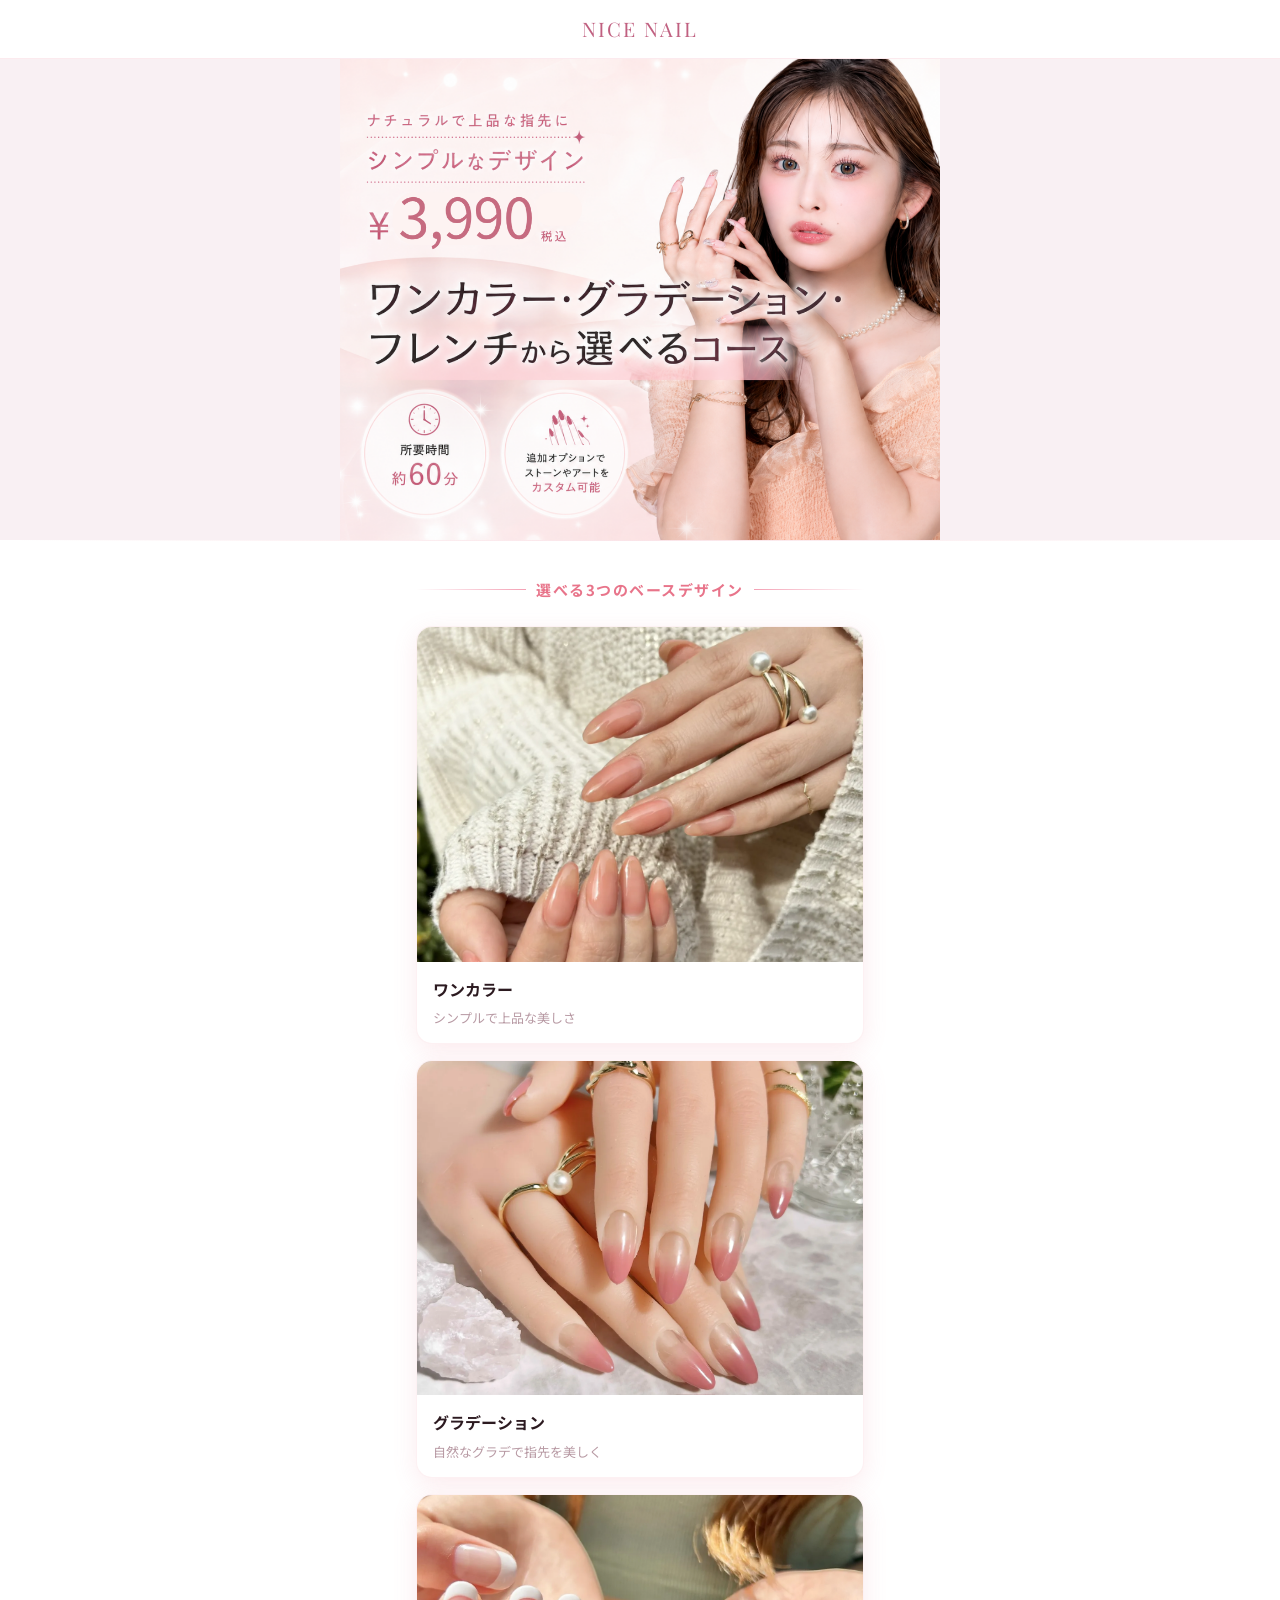
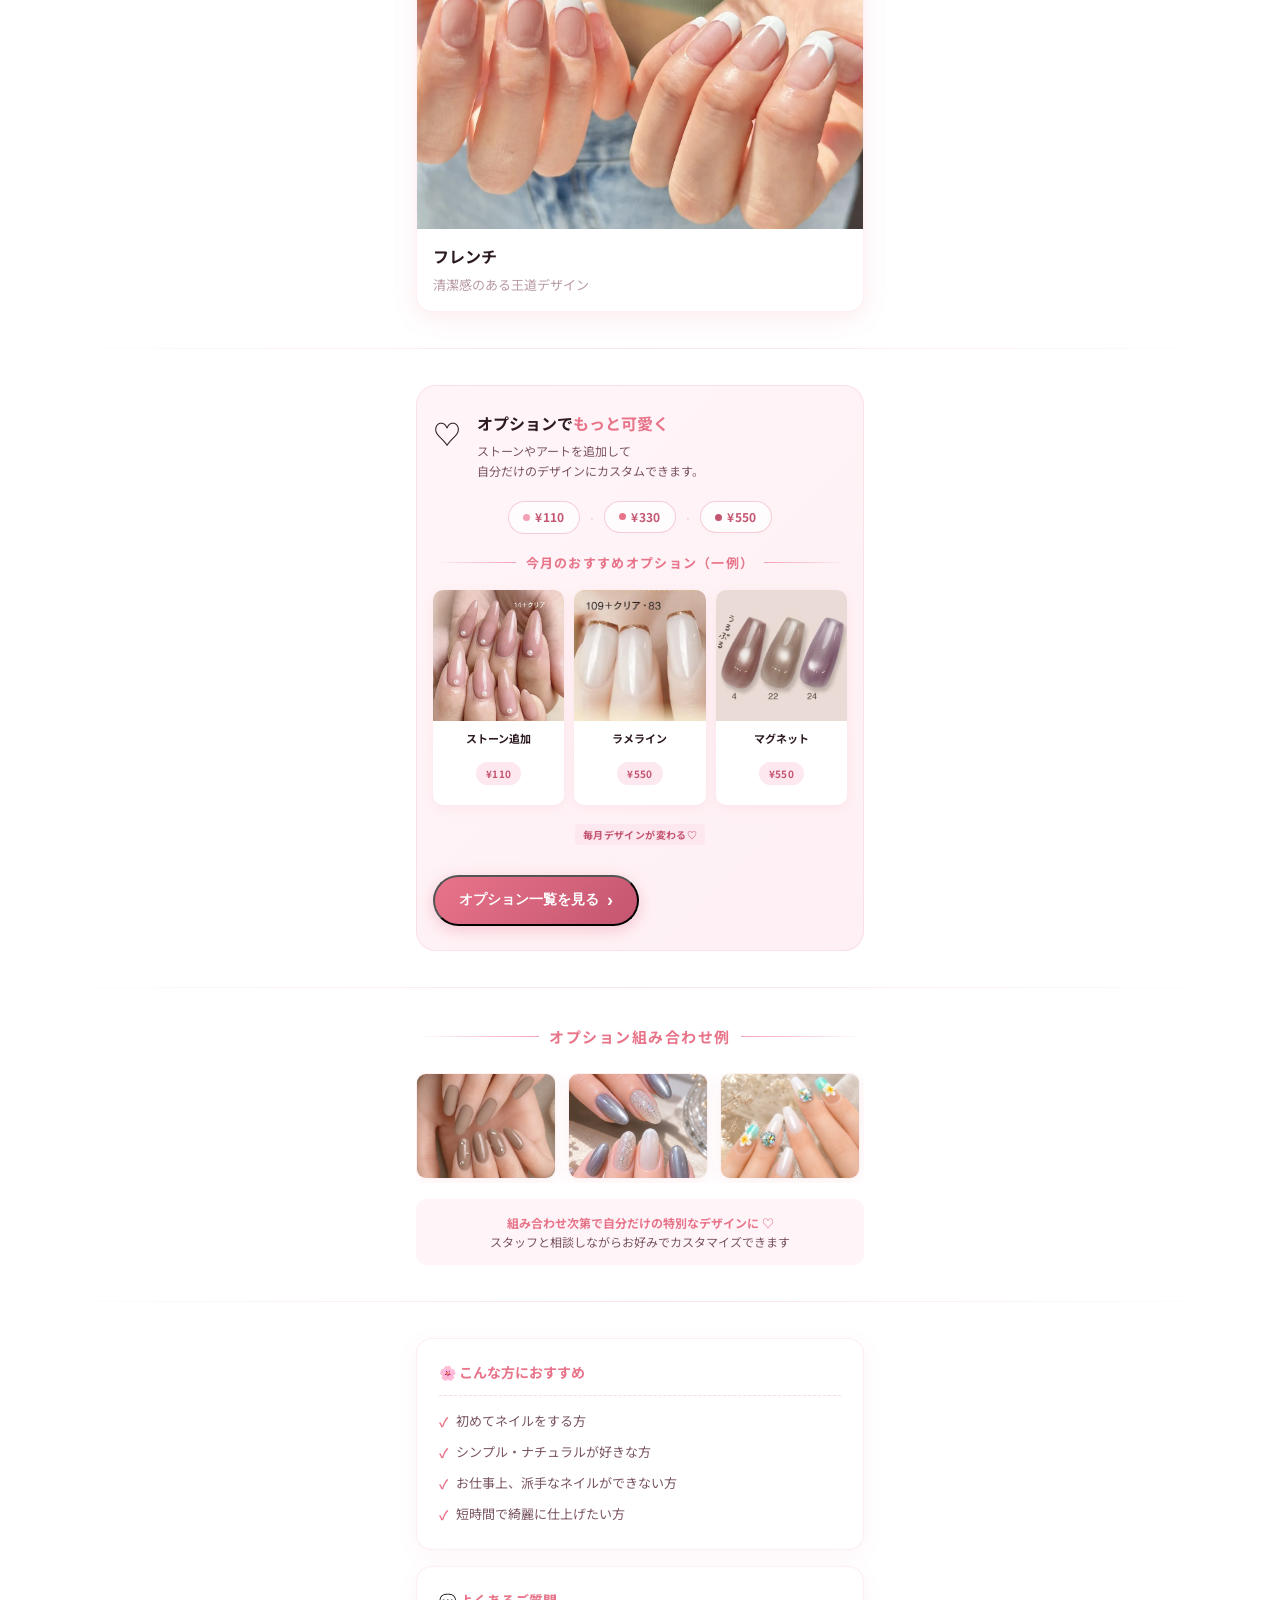
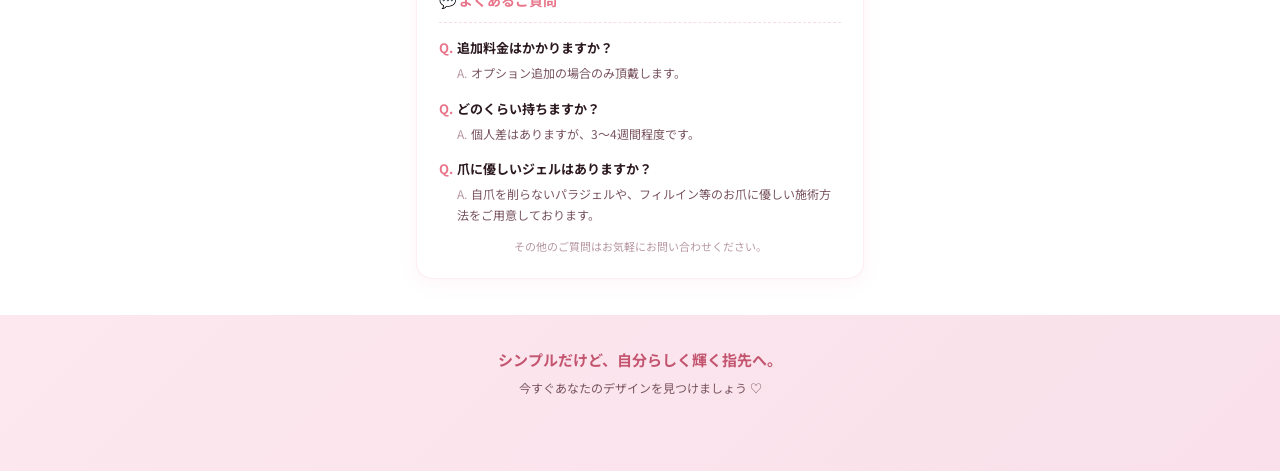
<file: nice_nail/index.html>
<!DOCTYPE html>
<html lang="ja">
<head>
<meta charset="UTF-8">
<meta name="viewport" content="width=device-width, initial-scale=1.0">
<title>シンプルデザイン | NICE NAIL</title>
<link rel="preconnect" href="https://fonts.googleapis.com">
<link href="https://fonts.googleapis.com/css2?family=Noto+Sans+JP:wght@400;500;700&family=Playfair+Display:ital@0;1&display=swap" rel="stylesheet">
<link rel="stylesheet" href="style.css">
</head>
<body>

<header class="header">
  <div style="width:40px"></div>
  <div class="header-logo">
    <span style="font-family:'Playfair Display',serif;font-size:20px;letter-spacing:0.1em;color:#c06080">NICE NAIL</span>
  </div>
  <div style="width:40px"></div>
</header>

<!-- HERO -->
<section class="hero">
  <div class="hero-img-wrap">
    <img id="hero-img" src="" alt="ヒーロー画像">
  </div>
</section>

<div class="divider"></div>

<!-- BASE DESIGNS -->
<section class="sec">
  <div class="sec-title"><span>選べる3つのベースデザイン</span></div>
  <div class="base-list" id="base-list"></div>
</section>

<div class="divider"></div>

<!-- OPTIONS -->
<section class="sec">
  <div class="options-wrap">
    <div class="options-header">
      <div style="font-size:28px">♡</div>
      <div class="options-header-text">
        <h3>オプションで<span>もっと可愛く</span></h3>
        <p>ストーンやアートを追加して<br>自分だけのデザインにカスタムできます。</p>
      </div>
    </div>
    <!-- 料金帯 pill -->
    <div class="option-price-pills">
      <div class="option-price-pill">
        <div class="option-price-pill-dot"></div>
        <span>¥110</span>
      </div>
      <div class="option-price-divider">·</div>
      <div class="option-price-pill">
        <div class="option-price-pill-dot" style="background:var(--pink)"></div>
        <span>¥330</span>
      </div>
      <div class="option-price-divider">·</div>
      <div class="option-price-pill">
        <div class="option-price-pill-dot" style="background:var(--pink-dark)"></div>
        <span>¥550</span>
      </div>
    </div>

    <div class="sec-title" style="font-size:13px;margin-bottom:16px;"><span>今月のおすすめオプション（一例）</span></div>
    <div class="options-grid" id="options-grid"></div>
    <div style="text-align:center;margin-top:14px;">
      <span class="option-monthly-badge" id="monthly-badge"></span>
    </div>
    <button onclick="openPop()" class="btn-option-list">オプション一覧を見る <span style="font-size:18px">›</span></button>
  </div>
</section>

<div class="divider"></div>

<!-- COMBO -->
<section class="sec">
  <div class="sec-title"><span>オプション組み合わせ例</span></div>
  <div class="combo-scroll" id="combo-scroll"></div>
  <div class="combo-desc" id="combo-desc"></div>
</section>

<div class="divider"></div>

<!-- INFO -->
<section class="sec">
  <div class="info-grid">
    <div class="info-card">
      <div class="info-card-title">🌸 こんな方におすすめ</div>
      <ul class="check-list" id="recommend-list"></ul>
    </div>
    <div class="info-card">
      <div class="info-card-title">💬 よくあるご質問</div>
      <div class="faq-list" id="faq-list"></div>
      <p class="faq-contact">その他のご質問はお気軽にお問い合わせください。</p>
    </div>
  </div>
</section>

<!-- FOOTER -->
<section class="footer-cta">
  <div class="footer-cta-text" id="footer-text"></div>
  <div class="footer-cta-sub">今すぐあなたのデザインを見つけましょう ♡</div>
</section>

<!-- POP MODAL -->
<div class="pop-modal" id="pop-modal">
  <button class="pop-modal-close" onclick="closePop()">✕</button>
  <div class="pop-modal-inner" id="pop-inner">
    <img class="pop-modal-img" id="pop-img" src="" alt="オプション一覧">
  </div>
  <div class="pop-modal-hint">ピンチで拡大・縮小できます</div>
</div>

<script src="script.js"></script>
</body>
</html>
</file>
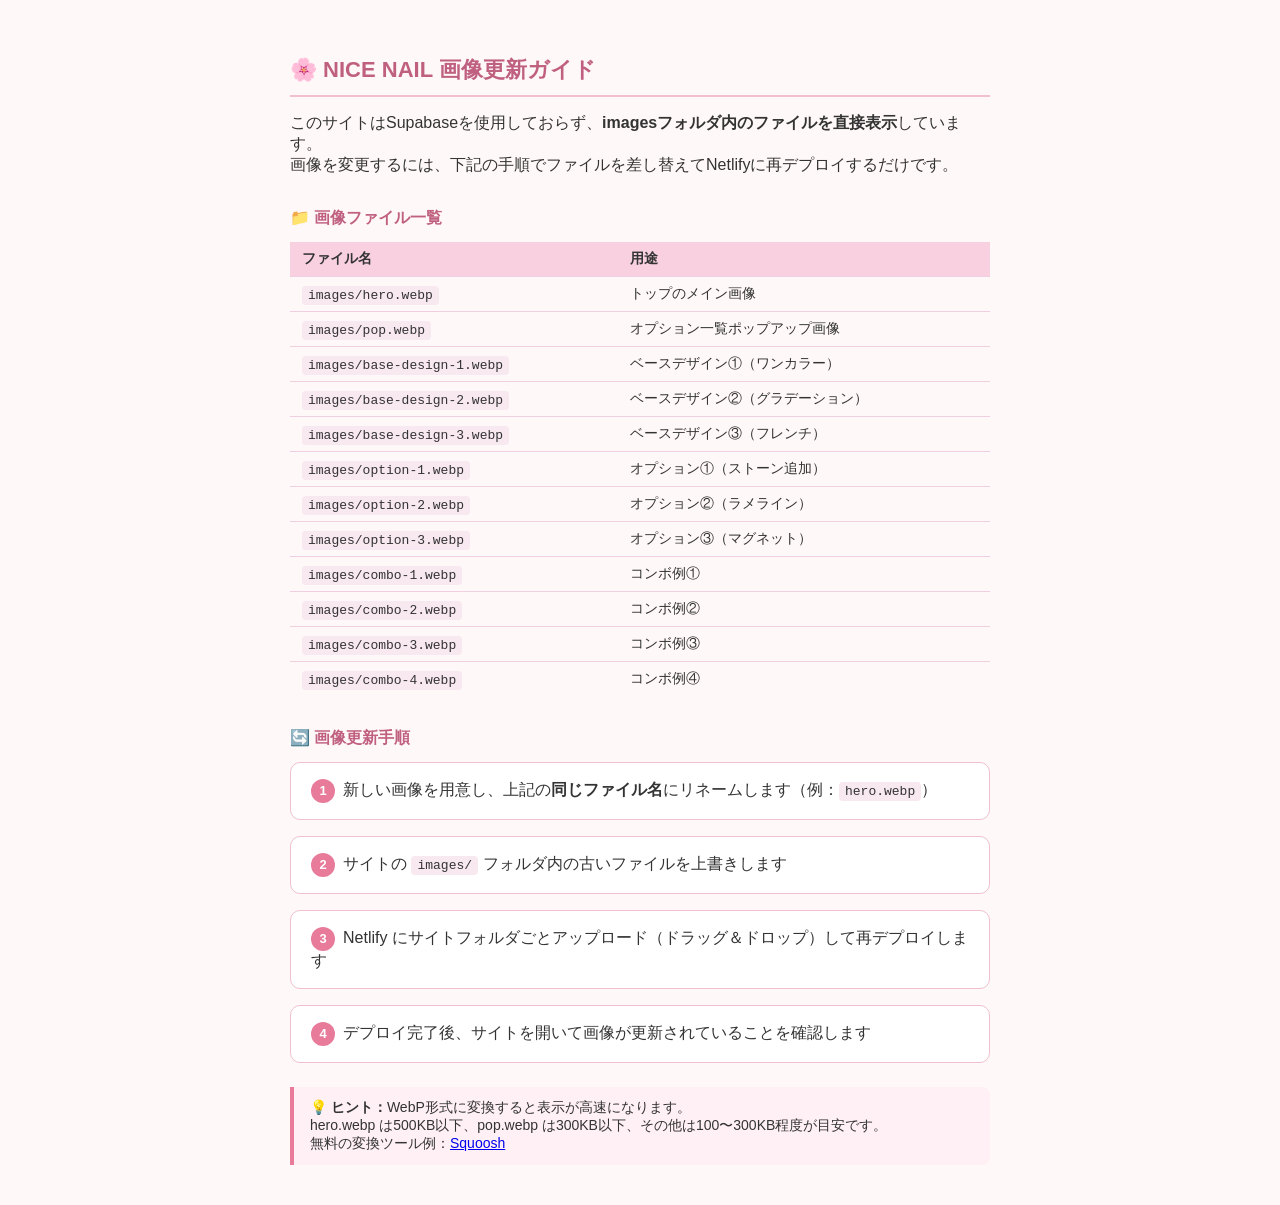
<file: nice_nail/admin.html>
<!DOCTYPE html>
<html lang="ja">
<head>
<meta charset="UTF-8">
<meta name="viewport" content="width=device-width, initial-scale=1.0">
<title>画像更新ガイド | NICE NAIL</title>
<style>
  body { font-family: 'Noto Sans JP', sans-serif; background: #fff8f9; color: #333; margin: 0; padding: 0; }
  .container { max-width: 700px; margin: 0 auto; padding: 40px 20px; }
  h1 { color: #c06080; font-size: 22px; border-bottom: 2px solid #f0c0d0; padding-bottom: 10px; }
  h2 { color: #c06080; font-size: 16px; margin-top: 32px; }
  .step { background: #fff; border: 1px solid #f0c0d0; border-radius: 10px; padding: 16px 20px; margin-bottom: 16px; }
  .step-num { display: inline-block; background: #e87a9a; color: #fff; border-radius: 50%; width: 24px; height: 24px; line-height: 24px; text-align: center; font-size: 13px; font-weight: bold; margin-right: 8px; }
  code { background: #f8e8f0; padding: 2px 6px; border-radius: 4px; font-size: 13px; font-family: monospace; }
  table { width: 100%; border-collapse: collapse; margin-top: 12px; font-size: 14px; }
  th { background: #f8d0e0; padding: 8px 12px; text-align: left; }
  td { padding: 8px 12px; border-top: 1px solid #f0d0e0; }
  .note { background: #fff0f5; border-left: 4px solid #e87a9a; padding: 12px 16px; border-radius: 0 8px 8px 0; font-size: 14px; margin-top: 24px; }
</style>
</head>
<body>
<div class="container">
  <h1>🌸 NICE NAIL 画像更新ガイド</h1>
  <p>このサイトはSupabaseを使用しておらず、<strong>imagesフォルダ内のファイルを直接表示</strong>しています。<br>
  画像を変更するには、下記の手順でファイルを差し替えてNetlifyに再デプロイするだけです。</p>

  <h2>📁 画像ファイル一覧</h2>
  <table>
    <tr><th>ファイル名</th><th>用途</th></tr>
    <tr><td><code>images/hero.webp</code></td><td>トップのメイン画像</td></tr>
    <tr><td><code>images/pop.webp</code></td><td>オプション一覧ポップアップ画像</td></tr>
    <tr><td><code>images/base-design-1.webp</code></td><td>ベースデザイン①（ワンカラー）</td></tr>
    <tr><td><code>images/base-design-2.webp</code></td><td>ベースデザイン②（グラデーション）</td></tr>
    <tr><td><code>images/base-design-3.webp</code></td><td>ベースデザイン③（フレンチ）</td></tr>
    <tr><td><code>images/option-1.webp</code></td><td>オプション①（ストーン追加）</td></tr>
    <tr><td><code>images/option-2.webp</code></td><td>オプション②（ラメライン）</td></tr>
    <tr><td><code>images/option-3.webp</code></td><td>オプション③（マグネット）</td></tr>
    <tr><td><code>images/combo-1.webp</code></td><td>コンボ例①</td></tr>
    <tr><td><code>images/combo-2.webp</code></td><td>コンボ例②</td></tr>
    <tr><td><code>images/combo-3.webp</code></td><td>コンボ例③</td></tr>
    <tr><td><code>images/combo-4.webp</code></td><td>コンボ例④</td></tr>
  </table>

  <h2>🔄 画像更新手順</h2>
  <div class="step"><span class="step-num">1</span>新しい画像を用意し、上記の<strong>同じファイル名</strong>にリネームします（例：<code>hero.webp</code>）</div>
  <div class="step"><span class="step-num">2</span>サイトの <code>images/</code> フォルダ内の古いファイルを上書きします</div>
  <div class="step"><span class="step-num">3</span>Netlify にサイトフォルダごとアップロード（ドラッグ＆ドロップ）して再デプロイします</div>
  <div class="step"><span class="step-num">4</span>デプロイ完了後、サイトを開いて画像が更新されていることを確認します</div>

  <div class="note">
    💡 <strong>ヒント：</strong>WebP形式に変換すると表示が高速になります。<br>
    hero.webp は500KB以下、pop.webp は300KB以下、その他は100〜300KB程度が目安です。<br>
    無料の変換ツール例：<a href="https://squoosh.app" target="_blank">Squoosh</a>
  </div>
</div>
</body>
</html>
</file>
<file: nice_nail/style.css>
/* ===== admin.html ===== */
:root{--pink:#E8748A;--pink-dark:#C45570;--pink-mid:#FDE8EF;--pink-pale:#FFF5F8;--text-dark:#2C1A20;--text-mid:#7A5560;--text-soft:#B89AA4;--white:#fff;--radius:12px;--radius-sm:8px}
*,*::before,*::after{box-sizing:border-box;margin:0;padding:0}
body{font-family:'Noto Sans JP',sans-serif;background:#f8f2f4;color:var(--text-dark);min-height:100vh}
.topbar{background:linear-gradient(135deg,var(--pink),var(--pink-dark));color:#fff;padding:16px 24px;display:flex;align-items:center;justify-content:space-between;position:sticky;top:0;z-index:100;box-shadow:0 2px 12px rgba(232,116,138,.3)}
.topbar-title{font-size:18px;font-weight:700;letter-spacing:.06em}
.topbar-sub{font-size:11px;opacity:.8;margin-top:2px}
.btn-save{background:#fff;color:var(--pink-dark);border:none;border-radius:999px;padding:10px 24px;font-size:14px;font-weight:700;cursor:pointer;transition:transform .15s,box-shadow .15s;box-shadow:0 3px 12px rgba(0,0,0,.12)}
.btn-save:hover{transform:translateY(-1px);box-shadow:0 5px 16px rgba(0,0,0,.18)}
.toast{position:fixed;bottom:24px;left:50%;transform:translateX(-50%) translateY(80px);background:#2C1A20;color:#fff;border-radius:999px;padding:12px 28px;font-size:14px;font-weight:700;opacity:0;transition:all .3s;z-index:9999;pointer-events:none}
.toast.show{opacity:1;transform:translateX(-50%) translateY(0)}
.admin-wrap{max-width:800px;margin:0 auto;padding:24px 16px 80px}
.card{background:var(--white);border-radius:var(--radius);padding:24px;margin-bottom:20px;box-shadow:0 2px 12px rgba(232,116,138,.08);border:1px solid rgba(232,116,138,.1)}
.card-title{font-size:15px;font-weight:700;color:var(--pink);margin-bottom:18px;padding-bottom:10px;border-bottom:2px solid var(--pink-mid);display:flex;align-items:center;gap:8px}
label{display:block;font-size:12px;font-weight:700;color:var(--text-mid);margin-bottom:6px;letter-spacing:.04em}
input[type=text],textarea{width:100%;border:1.5px solid rgba(232,116,138,.25);border-radius:var(--radius-sm);padding:10px 14px;font-size:13px;font-family:inherit;color:var(--text-dark);background:var(--white);outline:none;transition:border-color .2s}
input[type=text]:focus,textarea:focus{border-color:var(--pink)}
textarea{resize:vertical;min-height:60px}
.img-upload-box{width:100%;border-radius:var(--radius-sm);border:2px dashed rgba(232,116,138,.35);background:var(--pink-pale);overflow:hidden;cursor:pointer;position:relative;display:flex;align-items:center;justify-content:center;min-height:80px}
.img-upload-box img{width:100%;height:100%;object-fit:cover;display:none}
.img-upload-box.has-img img{display:block}
.img-upload-box.has-img .placeholder{display:none}
.placeholder{display:flex;flex-direction:column;align-items:center;gap:6px;color:var(--text-soft);font-size:12px;padding:16px}
.placeholder span{font-size:28px}
input[type=file]{display:none}
.btn-upload{display:inline-flex;align-items:center;gap:6px;background:var(--pink-mid);color:var(--pink-dark);border:none;border-radius:999px;padding:8px 18px;font-size:12px;font-weight:700;cursor:pointer;margin-top:8px}
.repeater-item{background:var(--pink-pale);border-radius:var(--radius-sm);padding:16px;margin-bottom:12px;border:1px solid rgba(232,116,138,.15)}
.repeater-header{display:flex;align-items:center;justify-content:space-between;margin-bottom:14px}
.repeater-label{font-size:13px;font-weight:700;color:var(--text-dark)}
.btn-remove{background:rgba(232,116,138,.15);color:var(--pink-dark);border:none;border-radius:999px;width:28px;height:28px;cursor:pointer;font-size:16px;display:flex;align-items:center;justify-content:center}
.btn-remove:hover{background:rgba(232,116,138,.3)}
.btn-add{display:flex;align-items:center;gap:6px;background:transparent;border:2px dashed rgba(232,116,138,.4);color:var(--pink);border-radius:var(--radius-sm);padding:10px;width:100%;justify-content:center;font-size:13px;font-weight:700;cursor:pointer;transition:background .2s;margin-top:8px}
.btn-add:hover{background:var(--pink-pale)}
.field{margin-bottom:12px}
.field:last-child{margin-bottom:0}
/* ベースデザイン画像：4:3 */
.base-img-box{aspect-ratio:4/3;margin-bottom:8px}
/* ヒーロー画像：縦長 */
.hero-img-box{aspect-ratio:4/5;max-width:340px;margin-bottom:8px}
.item-row{display:flex;gap:12px;align-items:flex-start}
.item-fields{flex:1}
/* 小プレビュー（正方形）*/
.small-preview{width:80px;height:80px;border-radius:var(--radius-sm);border:1.5px dashed rgba(232,116,138,.3);background:var(--pink-pale);display:flex;align-items:center;justify-content:center;overflow:hidden;cursor:pointer;flex-shrink:0;position:relative}
.small-preview img{width:100%;height:100%;object-fit:cover;display:none}
.small-preview.has-img img{display:block}
.small-preview.has-img .sp-placeholder{display:none}
.sp-placeholder{font-size:24px}

/* おすすめオプション画像：正方形 */
.option-img-box{aspect-ratio:1/1;margin-bottom:8px}
/* 組み合わせ例画像：4:3 横型 */
.combo-img-box{aspect-ratio:4/3;margin-bottom:8px}
/* ボタン横並び */
.btn-row{display:flex;align-items:center;gap:8px;flex-wrap:wrap;margin-top:8px}
.btn-row .btn-upload{margin-top:0}
.btn-clear{background:rgba(232,116,138,.08)!important;color:var(--text-soft)!important}


/* ===== index.html ===== */
:root{
  --pink:#E8748A;--pink-light:#F4A0B4;--pink-pale:#FFF5F8;
  --pink-mid:#FDE8EF;--pink-dark:#C45570;
  --text-dark:#2C1A20;--text-mid:#7A5560;--text-soft:#B89AA4;
  --white:#FFFFFF;--radius:16px;--radius-sm:10px;
  --shadow:0 6px 24px rgba(232,116,138,.14);
}
*,*::before,*::after{box-sizing:border-box;margin:0;padding:0}
html{scroll-behavior:smooth}
body{font-family:'Noto Sans JP',sans-serif;background:var(--white);color:var(--text-dark);overflow-x:hidden;line-height:1.7}
img{max-width:100%;display:block}

/* HEADER */
.header{position:sticky;top:0;z-index:100;background:rgba(255,255,255,.97);backdrop-filter:blur(10px);border-bottom:1px solid rgba(232,116,138,.15);padding:12px 20px;display:flex;align-items:center;justify-content:space-between}
.header-brand{font-family:'Playfair Display',serif;font-size:20px;font-style:italic;background:linear-gradient(135deg,var(--pink),var(--pink-dark));-webkit-background-clip:text;-webkit-text-fill-color:transparent}
.header-logo{display:flex;align-items:center;justify-content:center}

/* HERO：グラデーションなし・画像そのまま表示 */
.hero{width:100%;background:#f9f0f3;overflow:hidden}
.hero-img-wrap{width:100%;max-width:600px;margin:0 auto}
.hero-img-wrap img{width:100%;display:block;object-fit:cover}

/* SECTION */
.sec{padding:36px 16px;max-width:480px;margin:0 auto}
.sec-title{text-align:center;font-size:15px;font-weight:700;color:var(--text-mid);letter-spacing:.1em;display:flex;align-items:center;justify-content:center;gap:10px;margin-bottom:24px}
.sec-title::before,.sec-title::after{content:'';flex:1;height:1px;background:linear-gradient(to right,transparent,var(--pink-light))}
.sec-title::after{background:linear-gradient(to left,transparent,var(--pink-light))}
.sec-title span{color:var(--pink)}

/* BASE DESIGNS 縦並び・4:3横型 */
.base-list{display:flex;flex-direction:column;gap:16px}
.base-card{border-radius:var(--radius);overflow:hidden;box-shadow:var(--shadow);background:var(--white);border:1px solid rgba(232,116,138,.1)}
.base-card-img{width:100%;aspect-ratio:4/3;background:linear-gradient(135deg,#fce4ed,#f8c8d8);display:flex;align-items:center;justify-content:center;font-size:40px;overflow:hidden}
.base-card-img img{width:100%;height:100%;object-fit:cover}
.base-card-body{padding:14px 16px}
.base-card-name{font-size:16px;font-weight:700;color:var(--text-dark);margin-bottom:4px}
.base-card-desc{font-size:13px;color:var(--text-soft)}

/* OPTIONS */
.options-wrap{background:linear-gradient(135deg,#fff5f8,#fef0f4);border-radius:20px;padding:24px 16px;border:1px solid rgba(232,116,138,.15)}
.options-header{display:flex;align-items:flex-start;gap:16px;margin-bottom:20px}
.options-header-text h3{font-size:16px;font-weight:700;color:var(--text-dark)}
.options-header-text h3 span{color:var(--pink)}
.options-header-text p{font-size:12px;color:var(--text-mid);margin-top:4px}
.options-grid{display:grid;grid-template-columns:repeat(3,1fr);gap:10px}
.option-card{background:var(--white);border-radius:var(--radius-sm);overflow:hidden;box-shadow:0 3px 12px rgba(232,116,138,.1);text-align:center}
.option-card-img{width:100%;aspect-ratio:1;background:linear-gradient(135deg,#fce8f0,#f8d0e4);display:flex;align-items:center;justify-content:center;font-size:24px;overflow:hidden}
.option-card-img img{width:100%;height:100%;object-fit:cover}
.option-card-name{font-size:11px;font-weight:700;padding:8px 4px 10px;color:var(--text-dark)}
.option-monthly-badge{display:inline-block;background:var(--pink-mid);color:var(--pink-dark);font-size:10px;font-weight:700;border-radius:4px;padding:2px 8px;margin-bottom:14px;letter-spacing:.04em}
.btn-option-list{display:flex;align-items:center;justify-content:center;gap:8px;background:linear-gradient(135deg,var(--pink),var(--pink-dark));color:var(--white);border-radius:999px;padding:13px 24px;font-size:14px;font-weight:700;cursor:pointer;text-decoration:none;margin-top:16px;box-shadow:0 4px 16px rgba(232,116,138,.35);transition:transform .2s}
.btn-option-list:hover{transform:translateY(-2px)}

/* ── OPTION PRICE PILLS ── */
.option-price-pills{
  display:flex;align-items:center;justify-content:center;
  flex-wrap:wrap;gap:8px;
  margin:0 0 18px;
}
.option-price-pill{
  display:inline-flex;align-items:center;gap:5px;
  border:1.5px solid rgba(232,116,138,.35);
  border-radius:999px;padding:5px 14px;
  background:rgba(255,255,255,.75);
  backdrop-filter:blur(4px);
}
.option-price-pill-dot{
  width:7px;height:7px;border-radius:50%;
  background:var(--pink-light);flex-shrink:0;
}
.option-price-pill span{
  font-size:12px;font-weight:700;
  color:var(--pink-dark);letter-spacing:.04em;
}
.option-price-pill small{
  font-size:10px;font-weight:400;
  color:var(--text-soft);margin-left:1px;
}
.option-price-divider{
  color:rgba(232,116,138,.3);font-size:14px;line-height:1;
}
/* カード下の料金バッジ */
.option-card-price{
  font-size:10px;font-weight:700;
  color:var(--pink-dark);
  background:var(--pink-mid);
  border-radius:999px;
  padding:3px 10px;
  margin:0 auto 10px;
  display:inline-block;
  letter-spacing:.03em;
}

/* COMBO */
.combo-scroll{display:flex;gap:12px;overflow-x:auto;-webkit-overflow-scrolling:touch;scrollbar-width:none;padding-bottom:4px}
.combo-scroll::-webkit-scrollbar{display:none}
.combo-card{flex:0 0 140px;background:var(--white);border-radius:var(--radius-sm);overflow:hidden;box-shadow:0 3px 14px rgba(232,116,138,.1);border:1px solid rgba(232,116,138,.1)}
.combo-card-img{width:100%;aspect-ratio:4/3;background:linear-gradient(135deg,#fce4ed,#f8c8d8);display:flex;align-items:center;justify-content:center;font-size:22px;overflow:hidden}
.combo-card-img img{width:100%;height:100%;object-fit:cover}
.combo-card-name{font-size:10px;color:var(--text-mid);padding:8px;text-align:center;font-weight:700}
.combo-desc{background:var(--pink-pale);border-radius:var(--radius-sm);padding:14px 16px;font-size:12px;color:var(--text-mid);text-align:center;margin-top:16px;line-height:1.6}
.combo-desc strong{color:var(--pink)}

/* INFO */
.info-grid{display:grid;grid-template-columns:1fr;gap:16px}
.info-card{background:var(--white);border-radius:var(--radius);padding:22px;box-shadow:0 4px 20px rgba(232,116,138,.08);border:1px solid rgba(232,116,138,.12)}
.info-card-title{font-size:14px;font-weight:700;color:var(--pink);display:flex;align-items:center;gap:8px;margin-bottom:14px;padding-bottom:10px;border-bottom:1px dashed rgba(232,116,138,.25)}
.check-list{list-style:none;display:flex;flex-direction:column;gap:8px}
.check-list li{font-size:13px;color:var(--text-mid);display:flex;align-items:flex-start;gap:8px}
.check-list li::before{content:'✓';color:var(--pink);font-weight:700;flex-shrink:0;margin-top:1px}
.faq-list{display:flex;flex-direction:column;gap:14px}
.faq-q{font-size:13px;font-weight:700;color:var(--text-dark);margin-bottom:4px}
.faq-q::before{content:'Q.';color:var(--pink);margin-right:4px}
.faq-a{font-size:12px;color:var(--text-mid);padding-left:18px;line-height:1.7}
.faq-a::before{content:'A.';color:var(--text-soft);margin-right:4px}
.faq-contact{font-size:11px;color:var(--text-soft);margin-top:12px;text-align:center}

/* FOOTER */
.footer-cta{background:linear-gradient(135deg,var(--pink-mid),#f9e0ea);padding:32px 20px 48px;text-align:center}
.footer-cta-text{font-size:15px;font-weight:700;color:var(--pink-dark);margin-bottom:6px}
.footer-cta-sub{font-size:12px;color:var(--text-mid);margin-bottom:24px}
.divider{height:1px;background:linear-gradient(to right,transparent,rgba(232,116,138,.2),transparent);margin:0 16px}

/* ── POP MODAL ── */
.pop-modal{
  position:fixed;inset:0;z-index:9999;
  background:rgba(0,0,0,0.92);
  display:none;align-items:center;justify-content:center;
  touch-action:none;
}
.pop-modal.open{display:flex;}
.pop-modal-inner{
  position:relative;width:100%;height:100%;
  display:flex;align-items:center;justify-content:center;
  overflow:hidden;
}
.pop-modal-img{
  max-width:100%;max-height:100%;
  object-fit:contain;
  transform-origin:center center;
  touch-action:none;
  user-select:none;
  transition:none;
}
.pop-modal-close{
  position:fixed;top:16px;right:16px;z-index:10000;
  width:40px;height:40px;border-radius:50%;
  background:rgba(255,255,255,0.2);
  border:none;color:#fff;font-size:22px;
  cursor:pointer;display:flex;align-items:center;justify-content:center;
  backdrop-filter:blur(4px);
  -webkit-tap-highlight-color:transparent;
}
.pop-modal-close:hover{background:rgba(255,255,255,0.35);}
.pop-modal-hint{
  position:fixed;bottom:24px;left:50%;transform:translateX(-50%);
  color:rgba(255,255,255,0.5);font-size:11px;letter-spacing:.06em;
  pointer-events:none;
}
</file>
